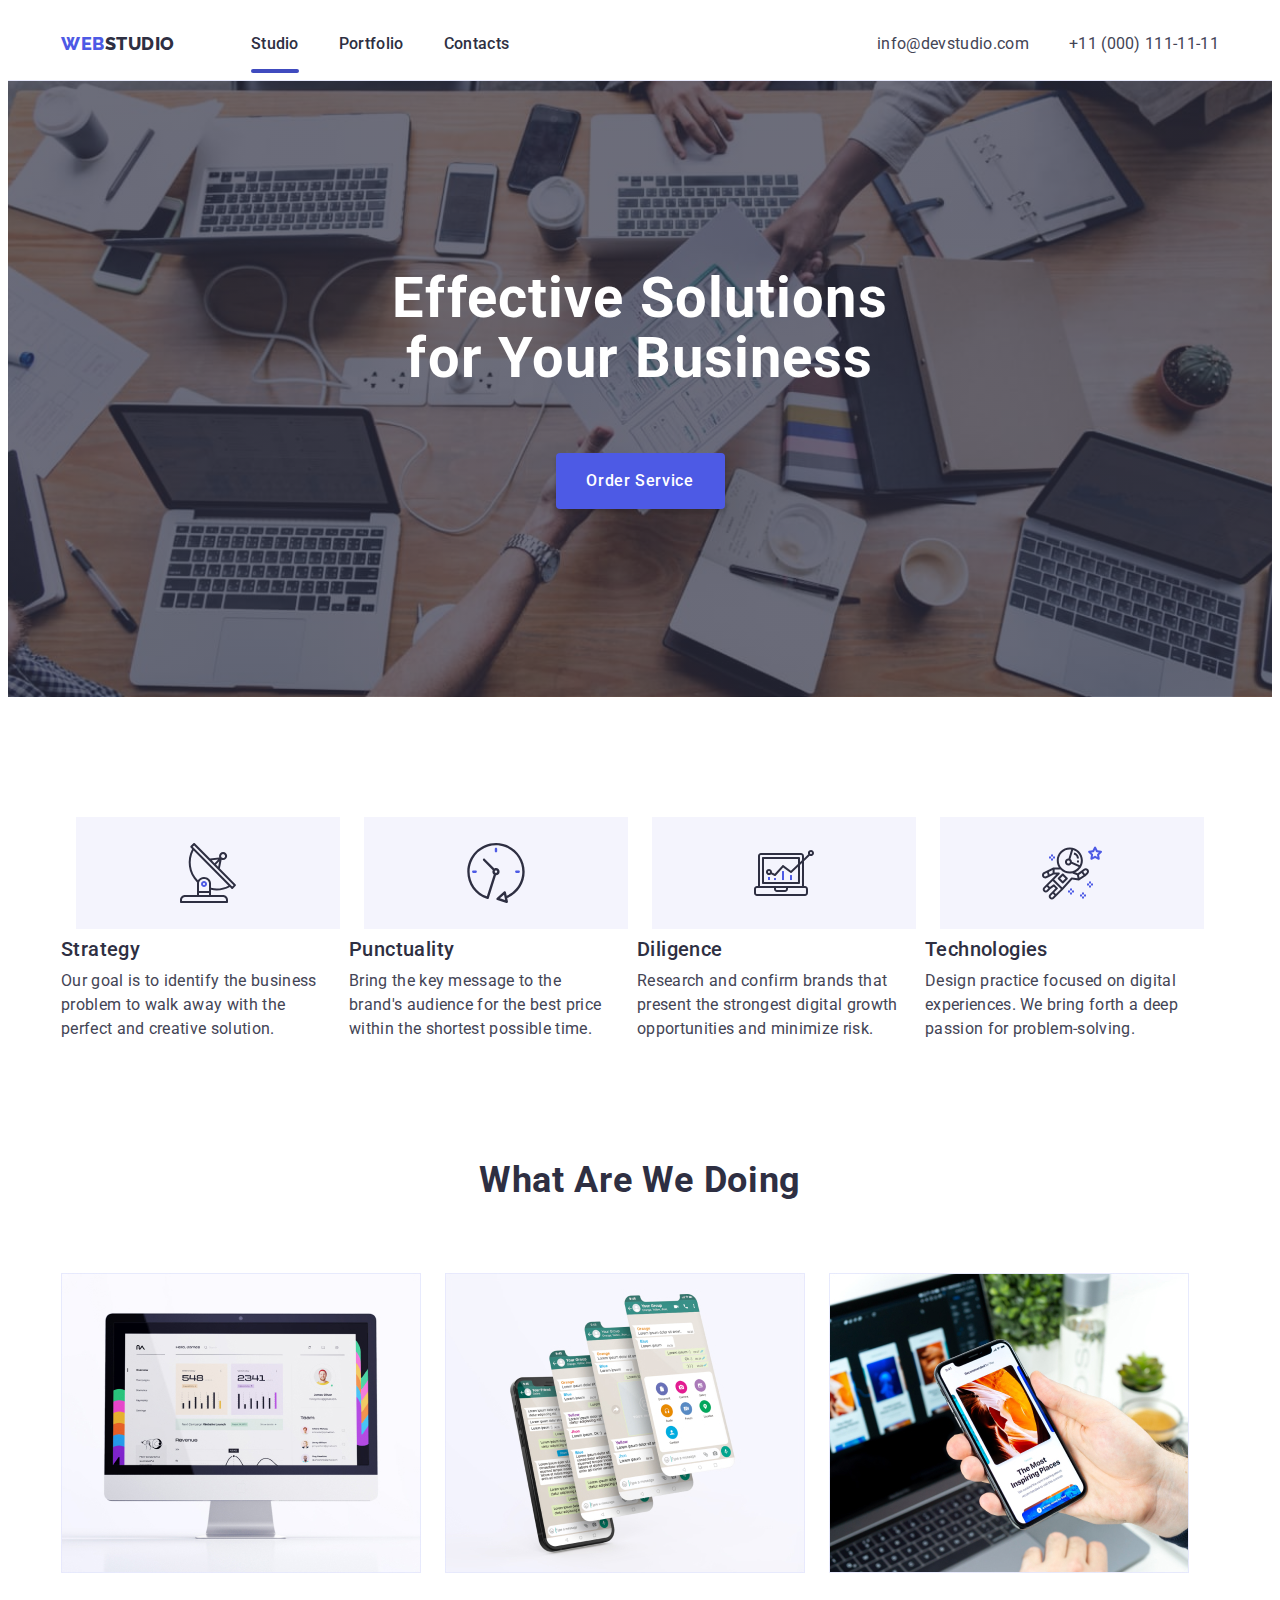
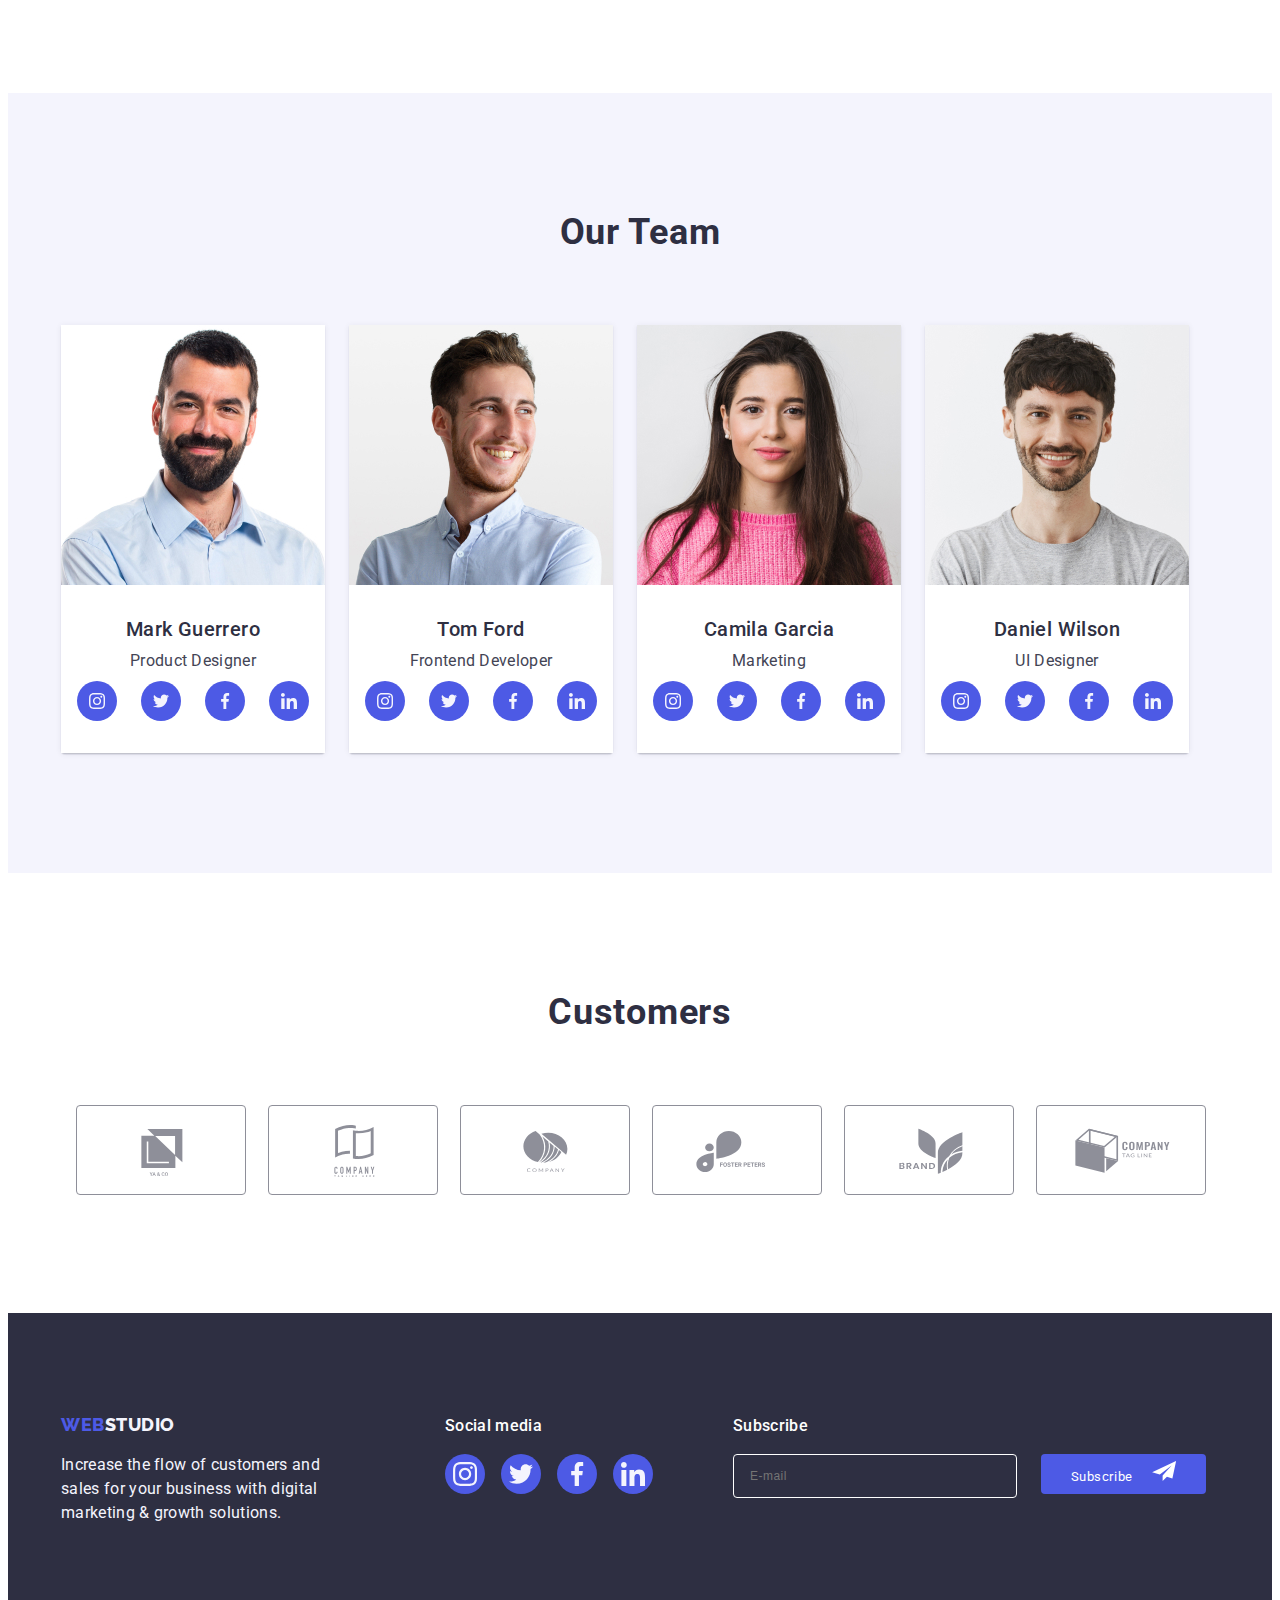
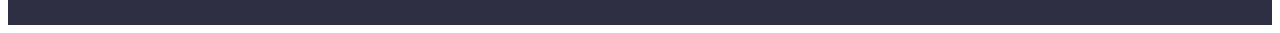
<file: index.html>
<!DOCTYPE html>
<html lang="en">
  <head>
    <meta charset="UTF-8" />
    <meta http-equiv="X-UA-Compatible" content="IE=edge" />
    <meta name="viewport" content="width=device-width, initial-scale=1.0" />
    <title>Maket</title>
    <link rel="preconnect" href="https://fonts.googleapis.com" />
    <link rel="preconnect" href="https://fonts.gstatic.com" crossorigin />
    <link
      href="https://fonts.googleapis.com/css2?family=Raleway:wght@800&family=Roboto:wght@400;500;700;900&display=swap"
      rel="stylesheet"
    />
    <link
      rel="stylesheet"
      href="https://cdnjs.cloudflare.com/ajax/libs/modern-normalize/1.1.0/modern-normalize.min.css"
      integrity="sha512-wpPYUAdjBVSE4KJnH1VR1HeZfpl1ub8YT/NKx4PuQ5NmX2tKuGu6U/JRp5y+Y8XG2tV+wKQpNHVUX03MfMFn9Q=="
      crossorigin="anonymous"
      referrerpolicy="no-referrer"
    />
    <link rel="stylesheet" href="./css/styles.css" />
  </head>

  <body>
    <header class="header">
      <div class="container hed">
        <nav class="header-navigator header-list">
          <a class="logo link" href="./index.html"
            >Web<span class="logo-two link">Studio</span></a
          >
          <ul class="header-list list">
            <li class="link header-item studio">
              <a class="link header-list-item current" href="./index.html">Studio</a>
            </li>
            <li class="link header-item portfolio">
              <a class="link header-list-item" href="./portfolio.html"
                >Portfolio</a
              >
            </li>
            <li class="link header-item contacts">
              <a class="link header-list-item" href="">Contacts</a>
            </li>
          </ul>
        </nav>
        <address class="address">
          <ul class="adres-list list header-list">
            <li class="link header-item mail">
              <a class="link adres-list-item" href="mailto:info@devstudio.com"
                >info@devstudio.com</a
              >
            </li>
            <li class="link header-item tel">
              <a class="link adres-list-item" href="tel:+110001111111"
                >+11 (000) 111-11-11</a
              >
            </li>
          </ul>
        </address>
      </div>
    </header>
    <main class="main">
      <section class="section-one">
        <div class="container sec-one">
          <h1 class="title title-one-page">
            Effective Solutions for Your Business
          </h1>
          <button class="button-order" data-modal-open type="button">Order Service</button>
        </div>
      </section>
      <section class="section-two sec-two">
        <div class="container">
          <h2 hidden class="hidden">Working Principles</h2>
          <ul class="list list-icon-one">
            <li class="item item-icon-one">
              <a class="link link-icon-one" href="">
                <svg class="" width="60" height="64">
                  <use href="./images/sprite.svg#icon-antenna-1"></use>
                </svg>
              </a>
            </li>
            <li class="item item-icon-one">
              <a class="link link-icon-one" href="">
                <svg class="" width="60" height="64">
                  <use href="./images/sprite.svg#icon-clock-1"></use>
                </svg>
              </a>
            </li>
            <li class="item item-icon-one">
              <a class="link link-icon-one" href=""
                ><svg class="" width="60" height="64">
                  <use href="./images/sprite.svg#icon-diagram-1"></use>
                </svg>
              </a>
            </li>
            <li class="item item-icon-one">
              <a class="link link-icon-one" href="">
                <svg class="" width="60" height="64">
                  <use href="./images/sprite.svg#icon-astronaut-1"></use>
                </svg>
              </a>
            </li>
          </ul>

          <ul class="list sec-two-list">
            <li class="section-two-item">
              <h3 class="section-two-title">Strategy</h3>
              <p class="section-two-text">
                Our goal is to identify the business problem to walk away with
                the perfect and creative solution.
              </p>
            </li>
            <li class="section-two-item">
              <h3 class="section-two-title">Punctuality</h3>
              <p class="section-two-text">
                Bring the key message to the brand's audience for the best price
                within the shortest possible time.
              </p>
            </li>
            <li class="section-two-item">
              <h3 class="section-two-title">Diligence</h3>
              <p class="section-two-text">
                Research and confirm brands that present the strongest digital
                growth opportunities and minimize risk.
              </p>
            </li>
            <li class="section-two-item">
              <h3 class="section-two-title">Technologies</h3>
              <p class="section-two-text">
                Design practice focused on digital experiences. We bring forth a
                deep passion for problem-solving.
              </p>
            </li>
          </ul>
        </div>
      </section>
      <section class="section-three">
        <div class="container">
          <h2 class="section-three-title">What are we doing</h2>
          <ul class="list section-three-list img-list-one">
            <li class="section-three-img">
              <img
                src="./images/computer.jpg"
                alt="computer"
                width="360"
                height="300"
              />
            </li>
            <li class="section-three-img">
              <img
                src="./images/phone.jpg"
                alt="phone"
                width="360"
                height="300"
              />
            </li>
            <li class="section-three-img">
              <img
                src="./images/phone_hand.jpg"
                alt="phone in hand"
                width="360"
                height="300"
              />
            </li>
          </ul>
        </div>
      </section>
      <section class="section-four">
        <div class="container">
          <h2 class="section-four-title">Our Team</h2>
          <ul class="list section-four-list img-list-one">
            <div class="team">
              <li class="section-four-item">
              <img
                class="section-four-img"
                src="./images/img_people/mark.jpg"
                alt="man"
                width="264"
                height="260"
              />
              <div class="sec-four-over">
                <h3 class="section-four-photo">Mark Guerrero</h3>
                <p class="profession">Product Designer</p>
                <ul class="list list-icon-two">
                  <li class="item-icon-two">
                    <a class="link link-icon-two" href="">
                      <svg class="" width="16" height="16">
                        <use href="./images/sprite.svg#icon-instagram-2"></use>
                      </svg>
                    </a>
                  </li>                    
                  <li class="item-icon-two">
                    <a class="link link-icon-two" href="">
                      <svg class="" width="16" height="16">
                        <use
                          class=""
                          href="./images/sprite.svg#icon-twitter-1"
                        ></use>
                      </svg>
                    </a>
                  </li>
                  <li class="item-icon-two">
                    <a class="link link-icon-two" href="">
                      <svg class="" width="16" height="16">
                        <use href="./images/sprite.svg#icon-facebook-1"></use>
                      </svg>
                    </a>
                  </li>
                  <li class="item-icon-two">
                    <a class="link link-icon-two" href="">
                      <svg class="" width="16" height="16">
                        <use href="./images/sprite.svg#icon-linkedin-1"></use>
                      </svg>
                    </a>
                  </li>
                </ul>
              
              </div>
              </div>
              </li>
              <div class="team">
              <li class="section-four-item">
              <img
                class="section-four-img"
                src="./images/img_people/tom.jpg"
                alt="man"
                width="264"
                height="260"
              />
              <div class="sec-four-over">
                <h3 class="section-four-photo">Tom Ford</h3>
                <p class="profession">Frontend Developer</p>
                <ul class="list list-icon-two">
                  <li class="item-icon-two">
                    <a class="link link-icon-two" href="">
                      <svg class="" width="16" height="16">
                        <use href="./images/sprite.svg#icon-instagram-2"></use>
                      </svg>
                    </a>
                  </li>
                  <li class="item-icon-two">
                    <a class="link link-icon-two" href="">
                      <svg class="" width="16" height="16">
                        <use href="./images/sprite.svg#icon-twitter-1"></use>
                      </svg>
                    </a>
                  </li>
                  <li class="item-icon-two">
                    <a class="link link-icon-two" href="">
                      <svg class="" width="16" height="16">
                        <use href="./images/sprite.svg#icon-facebook-1"></use>
                      </svg>
                    </a>
                  </li>
                  <li class="item-icon-two">
                    <a class="link link-icon-two" href="">
                      <svg class="" width="16" height="16">
                        <use href="./images/sprite.svg#icon-linkedin-1"></use>
                      </svg>
                    </a>
                  </li>
                </ul>
                 </div>
            </div>
            </li>
              <div class="team">
              <li class="section-four-item">
              <img
                class="section-four-img"
                src="./images/img_people/cam.jpg"
                alt="woman"
                width="264"
                height="260"
              />
              <div class="sec-four-over">
                <h3 class="section-four-photo">Camila Garcia</h3>
                <p class="profession">Marketing</p>
                <ul class="list list-icon-two">
                  <li class="item-icon-two">
                    <a class="link link-icon-two" href="">
                      <svg class="" width="16" height="16">
                        <use href="./images/sprite.svg#icon-instagram-2"></use>
                      </svg>
                    </a>
                  </li>
                  <li class="item-icon-two">
                    <a class="link link-icon-two" href="">
                      <svg class="" width="16" height="16">
                        <use href="./images/sprite.svg#icon-twitter-1"></use>
                      </svg>
                    </a>
                  </li>
                  <li class="item-icon-two">
                    <a class="link link-icon-two" href="">
                      <svg class="" width="16" height="16">
                        <use href="./images/sprite.svg#icon-facebook-1"></use>
                      </svg>
                    </a>
                  </li>
                  <li class="item-icon-two">
                    <a class="link link-icon-two" href="">
                      <svg class="" width="16" height="16">
                        <use href="./images/sprite.svg#icon-linkedin-1"></use>
                      </svg>
                    </a>
                  </li>
                </ul>
                </div>
            </div>
            </li>
            <div class="team">
              <li class="section-four-item">
              <img
                class="section-four-img"
                src="./images/img_people/dan.jpg"
                alt="man"
                width="264"
                height="260"
              />
              <div class="sec-four-over">
                <h3 class="section-four-photo">Daniel Wilson</h3>
                <p class="profession">UI Designer</p>
                <ul class="list list-icon-two">
                  <li class="item-icon-two">
                    <a class="link link-icon-two" href="">
                      <svg class="" width="16" height="16">
                        <use href="./images/sprite.svg#icon-instagram-2"></use>
                      </svg>
                    </a>
                  </li>
                  <li class="item-icon-two">
                    <a class="link link-icon-two" href="">
                      <svg class="" width="16" height="16">
                        <use href="./images/sprite.svg#icon-twitter-1"></use>
                      </svg>
                    </a>
                  </li>
                  <li class="item-icon-two">
                    <a class="link link-icon-two" href="">
                      <svg class="" width="16" height="16">
                        <use href="./images/sprite.svg#icon-facebook-1"></use>
                      </svg>
                    </a>
                  </li>
                  <li class="item-icon-two">
                    <a class="link link-icon-two" href="">
                      <svg class="" width="16" height="16">
                        <use href="./images/sprite.svg#icon-linkedin-1"></use>
                      </svg>
                    </a>
                  </li>
                </ul>
                              </div>
            </div>
            
                              </li>
            </ul>
        </div>
      </section>
      <section class="section-five">
        <div class="container">
          <h2 class="title-customers">Customers</h2>
          <ul class="list list-icon-three">
            <li class="item-icon-three">
              <a class="link link-icon-three" href="">
                <svg class="svg-image-two" width="104" height="56">
                  <use href="./images/sprite.svg#icon-Logo"></use>
                </svg>
              </a>
            </li>
            <li class="item-icon-three">
              <a class="link link-icon-three" href="">
                <svg class="svg-image-two" width="104" height="56">
                  <use href="./images/sprite.svg#icon-Logo-1"></use>
                </svg>
              </a>
            </li>
            <li class="item-icon-three">
              <a class="link link-icon-three" href="">
                <svg class="svg-image-two" width="104" height="56">
                  <use href="./images/sprite.svg#icon-Logo-2"></use>
                </svg>
              </a>
            </li>
            <li class="item-icon-three">
              <a class="link link-icon-three" href="">
                <svg class="svg-image-two" width="104" height="56">
                  <use href="./images/sprite.svg#icon-Logo-3"></use>
                </svg>
              </a>
            </li>
            <li class="item-icon-three">
              <a class="link link-icon-three" href="">
                <svg class="svg-image-two" width="104" height="56">
                  <use href="./images/sprite.svg#icon-Logo-4"></use>
                </svg>
              </a>
            </li>
            <li class="item-icon-three">
              <a class="link link-icon-three" href="">
                <svg class="svg-image-two" width="104" height="56">
                  <use href="./images/sprite.svg#icon-Logo-5"></use>
                </svg>
              </a>
            </li>
          </ul>
        </div>
      </section>
    </main>
    <footer class="footer">
      <div class="container foot">
        <div class="footer-sec-one">
          <a class="logo logo-down link" href="./index.html"
            >Web<span class="logo-two-footer link">Studio</span></a
          >
          <p class="footer-text">
            Increase the flow of customers and sales for your business with
            digital marketing & growth solutions.
          </p>
        </div>
        <div class="footer-sec-two">
          <h3 class="title-soc">Social media</h3>
          <ul class="list list-icon-two-foot">
            <li class="item-icon-two-foot">
              <a class="link link-icon-two-foot" href="">
                <svg class="" width="24" height="24">
                  <use href="./images/sprite.svg#icon-instagram-2"></use>
                </svg>
              </a>
            </li>
            <li class="item-icon-two-foot">
              <a class="link link-icon-two-foot" href="">
                <svg class="" width="24" height="24">
                  <use href="./images/sprite.svg#icon-twitter-1"></use>
                </svg>
              </a>
            </li>
            <li class="item-icon-two-foot">
              <a class="link link-icon-two-foot" href="">
                <svg class="" width="24" height="24">
                  <use href="./images/sprite.svg#icon-facebook-1"></use>
                </svg>
              </a>
            </li>
            <li class="item-icon-two-foot">
              <a class="link link-icon-two-foot" href="">
                <svg class="" width="24" height="24">
                  <use href="./images/sprite.svg#icon-linkedin-1"></use>
                </svg>
              </a>
            </li>
          </ul>
        </div>
        <div class="footer-sec-three">
          <p class="text-subscribe">Subscribe</p>
          <form class="foot-form" action="">
            <label class="foot-label" for="">
              <input class="foot-input" 
              type="text"
              name="name"
              placeholder="E-mail"
              required>
            </label>
          </form>
        </div>
        <div class="footer-sec-four">
          <p class="hid-foot">1</p>
          <button class="button-subscribe" type="submit">Subscribe 
            <span class="sub-svg">
            <svg class="svg-subscribe" width="24" height="20">
            <use href="./images/sprite.svg#icon-icon-send"></use>
          </svg>
          </span></button>
        </div>
      </div>
    </footer>
    <div class="backdrop is-hidden" data-modal>
            <div class="modal">
        <button type="button" data-modal-close class="button-modal">
          <svg class="button-modal-svg">
            <use href="./images/sprite.svg#icon-Vector"></use>
          </svg>
        </button>
        <p class="modal-title">Leave your contacts and we will call you back</p>
      <form class="modal-form">
        <div class="modal-field">     
        <label class="modal-label">
          <span class="">Name</span>
          <span class="input-wrap">
          <input type="text" name="Name" class="modal-input" placeholder="" required> 
        <svg class="modal-icon" width="12" height="12">
      <use href="./images/sprite.svg#icon-Vector-2">
      </use>
    </svg> 
        </span>
        </label>
        </div>
   <div class="modal-field">      
<label class="modal-label">
<span class="">Phone</span>
<span class="input-wrap">
  <input type="tel" name="Phone" class="modal-input" placeholder="" required>
<svg class="modal-icon" width="13" height="13">
      <use href="./images/sprite.svg#icon-Vector-3">
      </use>
    </svg> 
</span>
</label>
</div>
<div class="modal-field"> 
<label class="modal-label">
      <span class="">Email</span>
      <span class="input-wrap">
      <input type="email" name="Email" class="modal-input" placeholder="" required>
    <svg class="modal-icon" width="15" height="12">
      <use href="./images/sprite.svg#icon-Vector-1">
      </use>
    </svg> 
    </span>
    </label>
        </div>    
        <div class="modal-field"></div>    
<label class="input-text" for="user-text"></label>
     <div class="comment">Comment</div>
    <textarea class="modal-textarea" name="user-text" id="user-text" placeholder="Text input"></textarea>
  

    <div class="modal-field-check">
      <input type="checkbox" name="privacy" id="privacy" class="input-check is-hidden" value="tru">
      <label for="privacy" class="check-text">I accept the terms and conditions of the <a class="privac" href="">Privacy Policy</a></label>
    </div>  

<button class="button-send" type="submit">Send</button>
      </form>
      </div>
    </div>
    <script src="./js/modal.js"></script>
  </body>
</html>
</file>
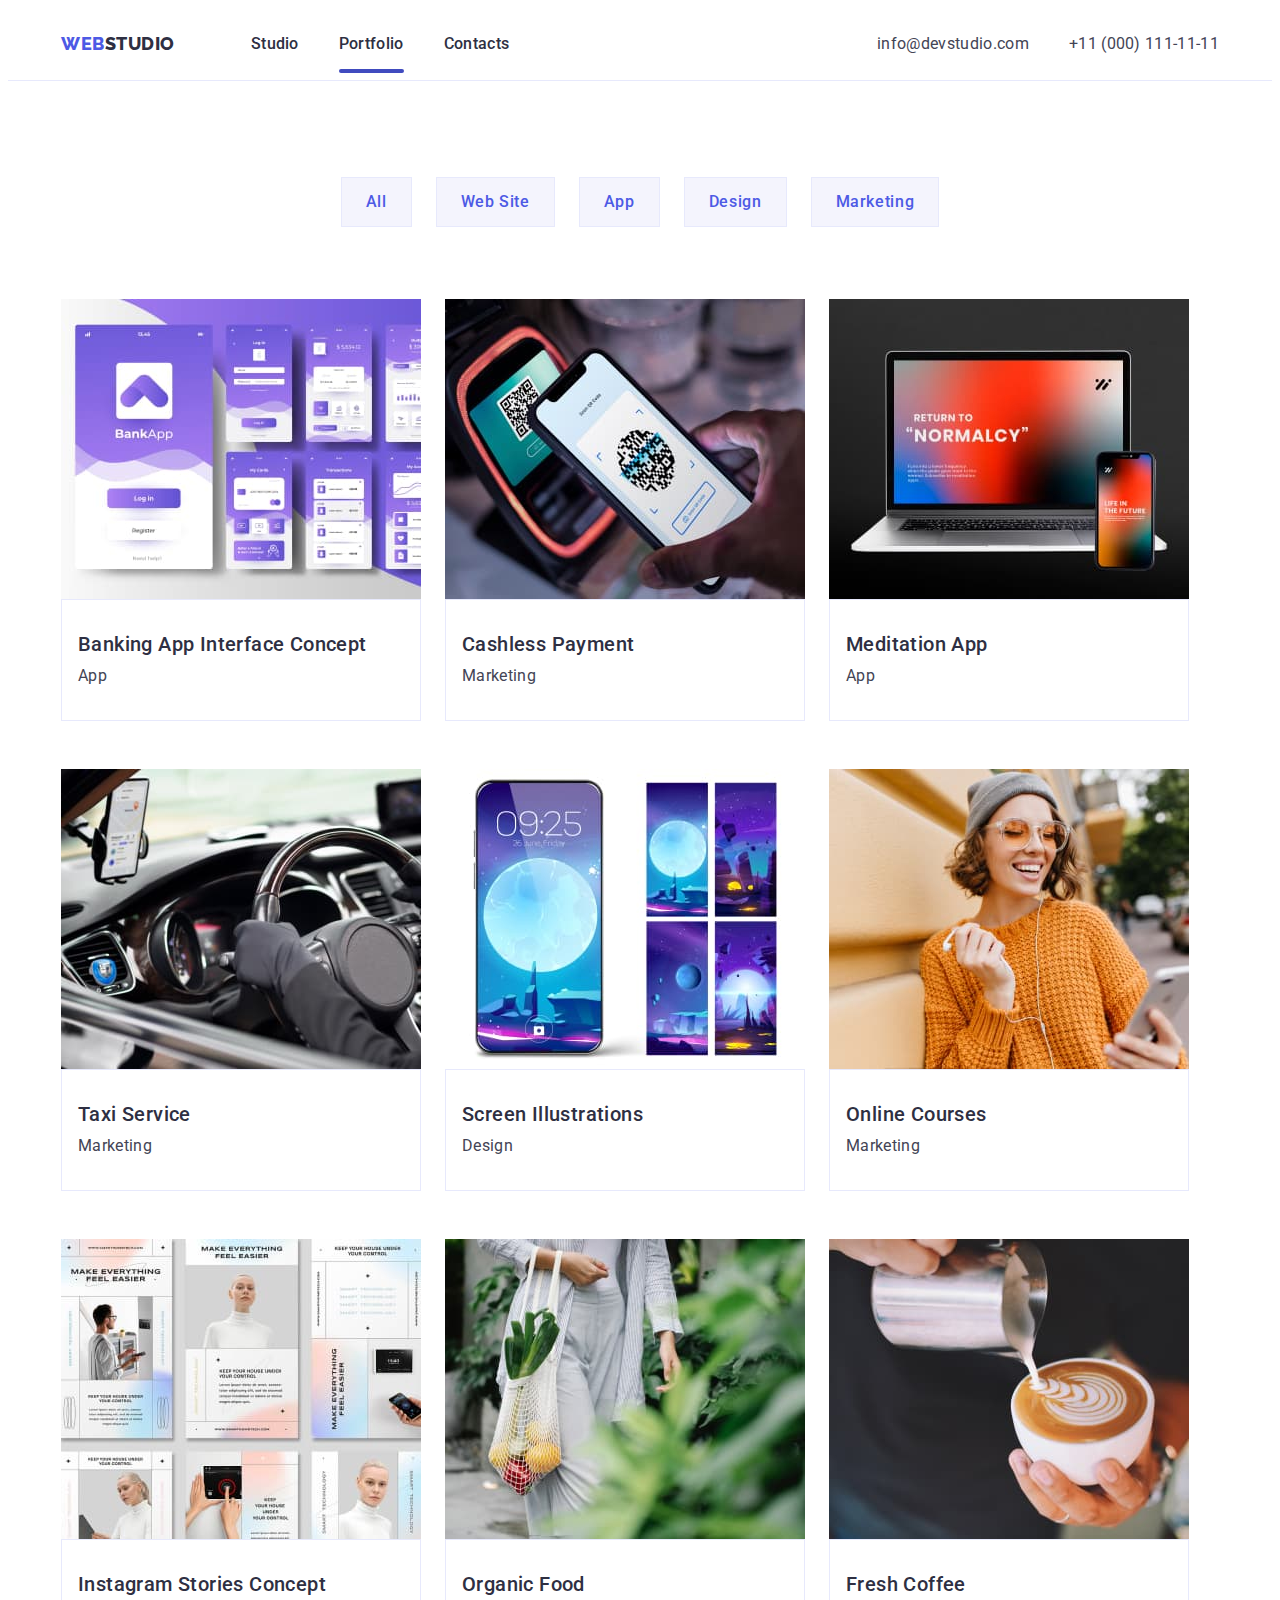
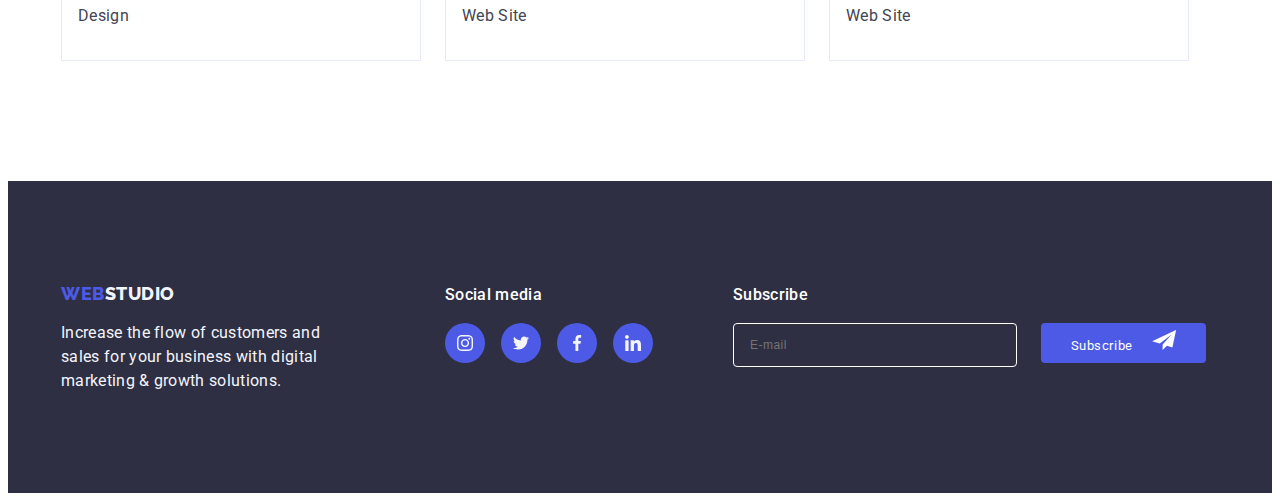
<file: portfolio.html>
<!DOCTYPE html>
<html lang="en">
  <head>
    <meta charset="UTF-8" />
    <meta http-equiv="X-UA-Compatible" content="IE=edge" />
    <meta name="viewport" content="width=device-width, initial-scale=1.0" />
    <title>Maket</title>
    <link rel="preconnect" href="https://fonts.googleapis.com" />
    <link rel="preconnect" href="https://fonts.gstatic.com" crossorigin />
    <link
      href="https://fonts.googleapis.com/css2?family=Raleway:wght@800&family=Roboto:wght@400;500;700;900&display=swap"
      rel="stylesheet"
    />
    <link
      rel="stylesheet"
      href="https://cdnjs.cloudflare.com/ajax/libs/modern-normalize/1.1.0/modern-normalize.min.css"
      integrity="sha512-wpPYUAdjBVSE4KJnH1VR1HeZfpl1ub8YT/NKx4PuQ5NmX2tKuGu6U/JRp5y+Y8XG2tV+wKQpNHVUX03MfMFn9Q=="
      crossorigin="anonymous"
      referrerpolicy="no-referrer"
    />
    <link rel="stylesheet" href="./css/styles.css" />
  </head>
  <body>
    <header class="header">
      <div class="container hed">
        <nav class="header-navigator header-list">
          <a class="logo link" href="./index.html"
            >Web<span class="logo-two link">Studio</span></a
          >
          <ul class="header-list list">
            <li class="link header-item studio">
              <a class="link header-list-item" href="./index.html">Studio</a>
            </li>
            <li class="link header-item portfolio">
              <a class="link header-list-item current" href="./portfolio.html"
                >Portfolio</a
              >
            </li>
            <li class="link header-item contacts">
              <a class="link header-list-item" href="">Contacts</a>
            </li>
          </ul>
        </nav>
        <address class="address">
          <ul class="adres-list list header-list">
            <li class="link header-item mail">
              <a class="link adres-list-item" href="mailto:info@devstudio.com"
                >info@devstudio.com</a
              >
            </li>
            <li class="link header-item tel">
              <a class="link adres-list-item" href="tel:+110001111111"
                >+11 (000) 111-11-11</a
              >
            </li>
          </ul>
        </address>
      </div>
    </header>
    <main class="main">
      <section class="but-two-sec">
        <div class="container">
          <h1 class="hidden" hidden>Page two</h1>
          <ul class="list two-section-one-list button-two">
            <li class="but-two">
              <button
                class="link type-all two-section-one-item-button"
                type="button"
              >
                All
              </button>
            </li>
            <li class="but-two">
              <button
                class="link type-website two-section-one-item-button"
                type="button"
              >
                Web Site
              </button>
            </li>
            <li class="but-two">
              <button
                class="link type-app two-section-one-item-button"
                type="button"
              >
                App
              </button>
            </li>
            <li class="but-two">
              <button
                class="link type-design two-section-one-item-button"
                type="button"
              >
                Design
              </button>
            </li>
            <li class="but-two">
              <button
                class="link type-marketing two-section-one-item-button"
                type="button"
              >
                Marketing
              </button>
            </li>
          </ul>
          <ul class="list two-section-list img-list-two">
            <li class="two-section-item el-page-two el-one">
              <a class="link link-img" href="">
                <div class="team-list-img-wrapper">
                  <img
                    src="./images/img_people/img_portfolio/banking.jpg"
                    alt="banking"
                    width="360"
                    height="300"
                  />
                  <p class="overlay">
                    14 Stylish and User-Friendly App Design Concepts · Task
                    Manager App · Calorie Tracker App · Exotic Fruit Ecommerce
                    App · Cloud Storage App
                  </p>
                </div>

                <div class="page-two-over">
                  <h2 class="servise">Banking App Interface Concept</h2>
                  <p class="two-text">App</p>
                </div>
              </a>
            </li>

            <li class="two-section-item el-page-two el-two">
              <a class="link link-img" href="">
                <div class="team-list-img-wrapper">
                  <img
                    src="./images/img_people/img_portfolio/cashless.jpg"
                    alt="cashless"
                    width="360"
                    height="300"
                  />
                  <p class="overlay">
                    14 Stylish and User-Friendly App Design Concepts · Task
                    Manager App · Calorie Tracker App · Exotic Fruit Ecommerce
                    App · Cloud Storage App
                  </p>
                </div>

                <div class="page-two-over">
                  <h2 class="servise">Cashless Payment</h2>
                  <p class="two-text">Marketing</p>
                </div>
              </a>
            </li>

            <li class="two-section-item el-page-two el-three">
              <a class="link link-img" href="">
                <div class="team-list-img-wrapper">
                  <img
                    src="./images/img_people/img_portfolio/meditation.jpg"
                    alt="meditation"
                    width="360"
                    height="300"
                  />
                  <p class="overlay">
                    14 Stylish and User-Friendly App Design Concepts · Task
                    Manager App · Calorie Tracker App · Exotic Fruit Ecommerce
                    App · Cloud Storage App
                  </p>
                </div>

                <div class="page-two-over">
                  <h2 class="servise">Meditation App</h2>
                  <p class="two-text">App</p>
                </div>
              </a>
            </li>

            <li class="two-section-item el-page-two el-four">
              <a class="link link-img" href="">
                <div class="team-list-img-wrapper">
                  <img
                    src="./images/img_people/img_portfolio/taxi.jpg"
                    alt="taxi"
                    width="360"
                    height="300"
                  />
                  <p class="overlay">
                    14 Stylish and User-Friendly App Design Concepts · Task
                    Manager App · Calorie Tracker App · Exotic Fruit Ecommerce
                    App · Cloud Storage App
                  </p>
                </div>

                <div class="page-two-over">
                  <h2 class="servise">Taxi Service</h2>
                  <p class="two-text">Marketing</p>
                </div>
              </a>
            </li>

            <li class="two-section-item el-page-two el-five">
              <a class="link link-img" href="">
                <div class="team-list-img-wrapper">
                  <img
                    src="./images/img_people/img_portfolio/screen.jpg"
                    alt="screen"
                    width="360"
                    height="300"
                  />
                  <p class="overlay">
                    14 Stylish and User-Friendly App Design Concepts · Task
                    Manager App · Calorie Tracker App · Exotic Fruit Ecommerce
                    App · Cloud Storage App
                  </p>
                </div>

                <div class="page-two-over">
                  <h2 class="servise">Screen Illustrations</h2>
                  <p class="two-text">Design</p>
                </div>
              </a>
            </li>

            <li class="two-section-item el-page-two el-six">
              <a class="link link-img" href="">
                <div class="team-list-img-wrapper">
                  <img
                    src="./images/img_people/img_portfolio/online.jpg"
                    alt="online"
                    width="360"
                    height="300"
                  />
                  <p class="overlay">
                    14 Stylish and User-Friendly App Design Concepts · Task
                    Manager App · Calorie Tracker App · Exotic Fruit Ecommerce
                    App · Cloud Storage App
                  </p>
                </div>

                <div class="page-two-over">
                  <h2 class="servise">Online Courses</h2>
                  <p class="two-text">Marketing</p>
                </div>
              </a>
            </li>

            <li class="two-section-item el-page-two el-seven">
              <a class="link link-img" href="">
                <div class="team-list-img-wrapper">
                  <img
                    src="./images/img_people/img_portfolio/instagram.jpg"
                    alt="instagram"
                    width="360"
                    height="300"
                  />
                  <p class="overlay">
                    14 Stylish and User-Friendly App Design Concepts · Task
                    Manager App · Calorie Tracker App · Exotic Fruit Ecommerce
                    App · Cloud Storage App
                  </p>
                </div>

                <div class="page-two-over">
                  <h2 class="servise">Instagram Stories Concept</h2>
                  <p class="two-text">Design</p>
                </div>
              </a>
            </li>

            <li class="two-section-item el-page-two el-eight">
              <a class="link link-img" href="">
                <div class="team-list-img-wrapper">
                  <img
                    src="./images/img_people/img_portfolio/organic.jpg"
                    alt="organic"
                    width="360"
                    height="300"
                  />
                  <p class="overlay">
                    14 Stylish and User-Friendly App Design Concepts · Task
                    Manager App · Calorie Tracker App · Exotic Fruit Ecommerce
                    App · Cloud Storage App
                  </p>
                </div>

                <div class="page-two-over">
                  <h2 class="servise">Organic Food</h2>
                  <p class="two-text">Web Site</p>
                </div>
              </a>
            </li>

            <li class="two-section-item el-page-two el-nine">
              <a class="link link-img" href="">
                <div class="team-list-img-wrapper">
                  <img
                    src="./images/img_people/img_portfolio/fresh_coffee.jpg"
                    alt="coffee"
                    width="360"
                    height="300"
                  />
                  <p class="overlay">
                    14 Stylish and User-Friendly App Design Concepts · Task
                    Manager App · Calorie Tracker App · Exotic Fruit Ecommerce
                    App · Cloud Storage App
                  </p>
                </div>

                <div class="page-two-over">
                  <h2 class="servise">Fresh Coffee</h2>
                  <p class="two-text">Web Site</p>
                </div>
              </a>
            </li>
          </ul>
        </div>
      </section>
    </main>
    <footer class="footer">
      <div class="container foot">
        <div class="footer-sec-one">
          <a class="logo logo-down link" href="./index.html"
            >Web<span class="logo-two-footer link">Studio</span></a
          >
          <p class="footer-text">
            Increase the flow of customers and sales for your business with
            digital marketing & growth solutions.
          </p>
        </div>
        <div class="footer-sec-two">
          <h3 class="title-soc">Social media</h3>
          <ul class="list list-icon-two-foot">
            <li class="item-icon-two-foot">
              <a class="link link-icon-two-foot" href="">
                <svg class="" width="16" height="16">
                  <use href="./images/sprite.svg#icon-instagram-2"></use>
                </svg>
              </a>
            </li>
            <li class="item-icon-two-foot">
              <a class="link link-icon-two-foot" href="">
                <svg class="" width="16" height="16">
                  <use href="./images/sprite.svg#icon-twitter-1"></use>
                </svg>
              </a>
            </li>
            <li class="item-icon-two-foot">
              <a class="link link-icon-two-foot" href="">
                <svg class="" width="16" height="16">
                  <use href="./images/sprite.svg#icon-facebook-1"></use>
                </svg>
              </a>
            </li>
            <li class="item-icon-two-foot">
              <a class="link link-icon-two-foot" href="">
                <svg class="" width="16" height="16">
                  <use href="./images/sprite.svg#icon-linkedin-1"></use>
                </svg>
              </a>
            </li>
          </ul>
        </div>
        <div class="footer-sec-three">
          <p class="text-subscribe">Subscribe</p>
          <form class="foot-form" action="">
            <label class="foot-label" for="">
              <input
                class="foot-input"
                type="text"
                name="name"
                placeholder="E-mail"
                required
              />
            </label>
          </form>
        </div>
        <div class="footer-sec-four">
          <p class="hid-foot">1</p>
          <button class="button-subscribe" type="submit">
            Subscribe
            <span class="sub-svg">
              <svg class="svg-subscribe" width="24" height="20">
                <use href="./images/sprite.svg#icon-icon-send"></use>
              </svg>
            </span>
          </button>
        </div>
      </div>
    </footer>
  </body>
</html>
</file>
<file: css/styles.css>
:root {
  --color-body: #434455;
  --brand-color: #ffffff;
  --hover-order: #404bbf;
  --button-normal: #4d5ae5;
}

body {
  font-family: "Roboto", sans-serif;
  background-color: var(--brand-color);
  color: var(--color-body);
}

h1,
h2,
h3,
h4,
h5,
h6,
p {
  margin: 0;
}

ul {
  margin: 0;
  padding-left: 0;
}

button {
  cursor: pointer;
}

address {
  font-style: normal;
}

img {
  display: block;
}

.list {
  list-style: none;
}

.link {
  text-decoration: none;
}

.item {
  list-style: none;
  text-decoration: none;
}

.container {
  width: 1158px;
  padding-left: 15px;
  padding-right: 15px;
  margin: 0 auto;
}

/* header */

.header {
  box-sizing: border-box;
  background: var(--brand-color);
  border-bottom: 1px solid #e7e9fc;
}


.header-list-item {
  font-weight: 500;
  font-size: 16px;
  line-height: 1.33;
  letter-spacing: 0.02em;
  color: #2e2f42;
}

/* Header border "after" */
.current {
  position: relative;
}

.current::after {
  position: absolute;
  content: '';
  left: 0;
  bottom: -20px;
  width: 100%;
  height: 4px;
  border-radius: 2px;
  background-color: #404BBF;
  }
/*  */

.adres-list-tel,
.adres-list-mail {
  font-size: 16px;
  line-height: 1.33;
  letter-spacing: 0.02em;
  color: #434455;
}

.address {
  font-style: normal;
}

/* footer */

.footer {
  background: #2e2f42;
}

.footer-text {
  font-size: 16px;
  line-height: 1.5;
  letter-spacing: 0.02em;
  color: #f4f4fd;
}

/* buttom-logo-href */

.logo {
  font-weight: 800;
  font-size: 18px;
  line-height: 1.17;
  display: flex;
  align-items: center;
  letter-spacing: 0.03em;
  text-transform: uppercase;
  color: #4d5ae5;
  font-family: "Raleway", sans-serif;
  text-decoration: none;
}

.logo-two {
  color: #2e2f42;
}

.logo-two-footer {
  font-weight: 800;
  font-size: 18px;
  line-height: 1.17;
  display: flex;
  align-items: center;
  letter-spacing: 0.03em;
  text-transform: uppercase;
  color: #f4f4fd;
}

.header {
  background: #ffffff;
  border-bottom: 1px solid #e7e9fc;
}

.adres-list-item {
  font-size: 16px;
  line-height: 1.5;
  letter-spacing: 0.02em;
  color: #434455;
  transition: color 250ms cubic-bezier(0.4, 0, 0.2, 1);
}

.adres-list-item:hover,
.adres-list-item:focus {
  color: #404bbf;
}

.header-list-item {
  font-weight: 500;
  font-size: 16px;
  line-height: 1.5;
  letter-spacing: 0.02em;
  color: #2e2f42;
  transition: color 250ms cubic-bezier(0.4, 0, 0.2, 1);
}

.header-list-item:hover,
.header-list-item:focus {
  color: #404bbf;
}

.button-order {
  font-family: "Roboto", sans-serif;
  background-color: var(--button-normal);
  box-shadow: 0px 4px 4px rgba(0, 0, 0, 0.15);
  border-radius: 4px;
  border: none;
  font-weight: 500;
  font-size: 16px;
  line-height: 1.5;
  display: flex;
  align-items: center;
  letter-spacing: 0.04em;
  color: var(--brand-color);
  flex: none;
  flex-grow: 0;
  cursor: pointer;
  transition: background-color 250ms cubic-bezier(0.4, 0, 0.2, 1);
}


.button-order:hover {
  background-color: var(--hover-order);
}

.button-order:focus {
  background-color: var(--hover-order);
}

.two-section-one-item-button {
  font-family: "Roboto", sans-serif;
  background-color: #f4f4fd;
  font-weight: 500;
  font-size: 16px;
  line-height: 1.5;
  letter-spacing: 0.04em;
  color: #4d5ae5;
  cursor: pointer;
  transition: background-color 250ms cubic-bezier(0.4, 0, 0.2, 1), color 250ms cubic-bezier(0.4, 0, 0.2, 1), box-shadow 250ms cubic-bezier(0.4, 0, 0.2, 1);
}

.two-section-one-item-button:hover {
  color: var(--brand-color);
  background-color: var(--hover-order);
  box-shadow: 0px 3px 1px rgba(0, 0, 0, 0.1), 0px 2px 1px rgba(0, 0, 0, 0.08),
    0px 2px 2px rgba(0, 0, 0, 0.12);
  border-radius: 4px;
}

.two-section-one-item-button:focus {
  background-color: var(--hover-order);
  color: var(--brand-color);
  box-shadow: 0px 3px 1px rgba(0, 0, 0, 0.1), 0px 2px 1px rgba(0, 0, 0, 0.08),
    0px 2px 2px rgba(0, 0, 0, 0.12);
  border-radius: 4px;
}

.adres-list-mail,
.adres-list-tel {
  font-size: 16px;
  line-height: 1.5;
  letter-spacing: 0.02em;
  color: #434455;
}

.adres-list-mail:hover,
.adres-list-mail:focus {
  color: #404bbf;
}

/* main page one */

.section-one {
  background: #2e2f42;
}

.title {
  font-weight: 700;
  font-size: 56px;
  line-height: 1.07;
  text-align: center;
  letter-spacing: 0.02em;
  color: #ffffff;
}

.section-two-title {
  font-weight: 500;
  font-size: 20px;
  line-height: 1.2;
  letter-spacing: 0.02em;
  color: #2e2f42;
}

.section-two-text {
  font-size: 16px;
  line-height: 1.5;
  letter-spacing: 0.02em;
  color: #434455;
}

.section-three-title {
  font-size: 36px;
  line-height: 1.11;
  text-align: center;
  letter-spacing: 0.02em;
  text-transform: capitalize;
  color: #2e2f42;
}

.section-four-title {
  font-weight: 700;
  font-size: 36px;
  line-height: 1.11;
  text-align: center;
  letter-spacing: 0.02em;
  text-transform: capitalize;
  color: #2e2f42;
}

.section-four {
  background: #f4f4fd;
}

.section-four-item {
  background-color: var(--brand-color);
}

.section-four-photo {
  font-weight: 500;
  font-size: 20px;
  line-height: 1.2;
  letter-spacing: 0.02em;
  color: #2e2f42;
}

.profession {
  line-height: 1.5;
  letter-spacing: 0.02em;
  color: #434455;
  margin-bottom: 8px;
}

/* main page two */

.servise {
  font-weight: 500;
  font-size: 20px;
  line-height: 1.2;
  letter-spacing: 0.02em;
  color: #2e2f42;
}

.two-text {
  font-size: 16px;
  line-height: 1.5;
  letter-spacing: 0.02em;
  color: #434455;
}

/* Boxing header*/

.hed {
  display: flex;
  align-items: center;
  height: 72px;
}

.header-list {
  display: flex;
  margin-right: auto;
}

.logo {
  margin-right: 76px;
}
.studio,
.portfolio,
.mail {
  margin-right: 40px;
}
/* Boxing footer */

.footer {
  padding-top: 101.5px;
  padding-bottom: 100px;
}

.logo-down {
  margin-bottom: 17.5px;
}

.footer-text {
  max-width: 264px;
}

/* Boxing page 1 */

.section-one {
  max-width: 1440px;
  padding-top: 188px;
  padding-bottom: 188px;
  background-image: linear-gradient(
      rgba(46, 47, 66, 0.7),
      rgba(46, 47, 66, 0.7)
    ),
    url(../images/people-office.jpg);
  background-repeat: no-repeat;
  background-position: center;
  background-size: cover;
  margin: 0 auto;
  }

.title-one-page {
  max-width: 496px;
  margin-left: auto;
  margin-right: auto;
  margin-bottom: 64px;
}

.button-order {
  margin-top: 48px;
  margin-right: 635px;
  margin-bottom: 188px;
  margin-left: 636px;
  width: 169px;
  height: 56px;
  display: block;
  margin: 0 auto;
}

.img-list-one {
  display: flex;
  flex-wrap: wrap;
  gap: 24px;
}

.sec-two {
  padding-top: 120px;
  padding-bottom: 120px;
}

.sec-two-list {
  display: flex;
  align-items: center;
  gap: 24px;
}

.section-two-title {
  margin-bottom: 8px;
}

.section-two-item {
  max-width: 264px;
}

.section-three {
  padding-bottom: 120px;
}

.section-three-title {
  margin-bottom: 72px;
}

.section-four {
  padding-top: 120px;
  padding-bottom: 120px;
}

.section-four-title {
  margin-bottom: 72px;
}

.sec-four-over {
  text-align: center;
  padding-top: 32px;
  padding-bottom: 32px;
}

.team {
  box-shadow: 0px 1px 6px rgba(46, 47, 66, 0.08),
    0px 1px 1px rgba(46, 47, 66, 0.16), 0px 2px 1px rgba(46, 47, 66, 0.08);
  border-radius: 0px 0px 4px 4px;
}

.section-four-photo {
  margin-bottom: 8px;
}

/* Page two type */

.type-all,
.type-website,
.type-app,
.type-design,
.type-marketing {
  padding: 12px 24px 12px 24px;
  border: 1px solid #e7e9fc;
  border-radius: 4twopx;
}

/* Boxing page 2*/

.button-two {
  display: flex;
  justify-content: center;
}

.img-list-two {
  display: flex;
  flex-wrap: wrap;
  gap: 48px 24px;
}

.but-two-sec {
  padding-top: 96px;
}


.el-page-two:hover {
    box-shadow: 0px 1px 6px rgba(46, 47, 66, 0.08),
    0px 1px 1px rgba(46, 47, 66, 0.16), 0px 2px 1px rgba(46, 47, 66, 0.08);
}

.two-section-one-list {
  margin-bottom: 72px;
  gap: 24px;
}

.img-list-two {
  padding-bottom: 120px;
}

.page-two-over {
  border: 1px solid #e7e9fc;
  padding-top: 32px;
  padding-bottom: 32px;
  padding-left: 16px;
}

.two-text {
  margin-top: 8px;
}

/* Icon */

.list-icon-two {
  display: flex;
  justify-content: center;
  gap: 24px;
}

.item-icon-two {
  width: 40px;
  height: 40px;
}

.link-icon-two {
  width: 100%;
  height: 100%;
  border-radius: 50%;
  background-color: #4d5ae5;
  display: flex;
  justify-content: center;
  align-items: center;
  transition: background-color 250ms cubic-bezier(0.4, 0, 0.2, 1);
}

.link-icon-two:hover,
.link-icon-two:focus {
  background-color: #404bbf;
}

.list-icon-one {
  display: flex;
  justify-content: center;
  gap: 24px;
}

.item-icon-one {
  width: 264px;
  height: 112px;
  margin-bottom: 8px;
}

.link-icon-one {
  width: 100%;
  height: 100%;
  background-color: #f4f4fd;
  display: flex;
  justify-content: center;
  align-items: center;
}

.section-five {
  padding-top: 120px;
  padding-bottom: 120px;
}

.title-customers {
  font-weight: 700;
  font-size: 36px;
  line-height: 1.11;
  text-align: center;
  letter-spacing: 0.02em;
  text-transform: capitalize;
  color: #2e2f42;
  margin-bottom: 72px;
}

.list-icon-three {
  display: flex;
  justify-content: center;
  gap: 24px;
}

.item-icon-three {
  width: 168px;
  height: 88px;
   }

.link-icon-three {
  width: 100%;
  height: 100%;
  background-color: rgba(142, 143, 153, 1) rgba(142, 143, 153, 1);
  display: flex;
  justify-content: center;
  align-items: center;
  fill: #8e8f99;
  border: 1px solid #8e8f99;
  border-radius: 4px;
  transition: background-color 250ms cubic-bezier(0.4, 0, 0.2, 1), fill 250ms cubic-bezier(0.4, 0, 0.2, 1), border 250ms cubic-bezier(0.4, 0, 0.2, 1);
}

.foot {
  display: flex;
}

.title-soc {
  font-weight: 500;
  font-size: 16px;
  line-height: 1.5;
  letter-spacing: 0.02em;
  color: #ffffff;
  margin-bottom: 16px;
}

.list-icon-two-foot {
  display: flex;
  justify-content: center;
  gap: 16px;
}

.item-icon-two-foot {
  width: 40px;
  height: 40px;
}

.link-icon-two-foot {
  width: 100%;
  height: 100%;
  border-radius: 50%;
  background-color: #4d5ae5;
  display: flex;
  justify-content: center;
  align-items: center;
  transition: background-color 250ms cubic-bezier(0.4, 0, 0.2, 1);
}

.link-icon-two-foot:hover,
.link-icon-two-foot:focus {
  background-color: #31d0aa;
}

.footer-sec-two {
  margin-left: 120px;
}


.link-icon-three:hover,
.link-icon-three:focus {
  fill: #404bbf;
}

.link-icon-three:hover,
.link-icon-three:focus {
  border: 1px solid #404bbf;
  border-radius: 4px;
}

/* Position */

.link-img {
  display: block;
}

.team-list-img-wrapper {
  position: relative;
  overflow: hidden;
}

.overlay {
  position: absolute;
  left: 0;
  top: 0;
  width: 100%;
  height: 100%;
  overflow: auto;
  transform: translate(0, 100%);
  transition: transform 250ms cubic-bezier(0.4, 0, 0.2, 1);
  font-size: 16px;
  line-height: 1.5;
  letter-spacing: 0.02em;
  color: rgba(244, 244, 253, 1);
  background-color: rgba(77, 90, 229, 1);
  padding: 40px 32px 164px 32px;
}

.link-img:hover .overlay,
.link-img:focus .overlay {
  transform: translate(0, 0);
}

/* Modal */

.backdrop {
  position: fixed;
  top: 0;
  width: 100%;
  height: 100%;
  background-color: rgba(46, 47, 66, 0.4);
  transition: opacity 250ms cubic-bezier(0.4, 0, 0.2, 1), visibility 250ms cubic-bezier(0.4, 0, 0.2, 1);
}

.modal {
  width: 408px;
  min-height: 576px;
    background-color: #fcfcfc;
  border-radius: 4px;
  position: absolute;
  top: 50%;
  left: 50%;
  transform: translate(-50%, -50%) scale(1);
  transition: 250ms linear;
  padding: 24px;
 border-radius: 4px;
background-color: #FCFCFC;
 }

.button-modal {
  width: 24px;
  height: 24px;
  border: 1px solid rgba(0, 0, 0, 0.1);1px solid rgba(0, 0, 0, 0.1);;
  background-color: #E7E9FC;
  border-radius: 50%;
  display: block;
  margin-left: auto;
  transition: background-color 250ms cubic-bezier(0.4, 0, 0.2, 1), fill 250ms cubic-bezier(0.4, 0, 0.2, 1);
}

.button-modal-svg {
  width: 8px;
  height: 8px;
  display: block;
  justify-content: center;
  align-items: center;
  margin: 0 auto;
  }
  
.button-modal:hover, .button-modal:focus {
background-color: #404BBF;
fill: white;
}

.is-hidden {
  opacity: 0;
  visibility: hidden;
  pointer-events: none;
}

.modal-title {
font-weight: 500;
font-size: 16px;
line-height: 1.5;
text-align: center;
letter-spacing: 0.02em;
color: #2E2F42;
margin-top: 24px;
margin-bottom: 16px;
}

.modal-input {
  width: 360px;
height: 40px;
border: 1px solid rgba(46, 47, 66, 0.4);
border-radius: 4px;
outline: transparent;
fill: #2E2F42;
padding-left: 38px;
background-color: #FCFCFC;
transition: border 250ms cubic-bezier(0.4, 0, 0.2, 1), fill transition: border 250ms cubic-bezier(0.4, 0, 0.2, 1);
}

.modal-input:focus {
  border: 1px solid #4D5AE5;
  }

.modal-input:focus {
fill: #4D5AE5;
}

.modal-input::placeholder {
font-size: 12px;
line-height: 1.17;
letter-spacing: 0.01em;
color: #8E8F99;

}

.modal-input-text {
width: 360px;
height: 120px;
border: 1px solid rgba(46, 47, 66, 0.4);
border-radius: 4px;
outline: transparent;
fill: #2E2F42;
}

.input-wrap:focus-within .modal-input {
border-color: 1px solid #4D5AE5;
}

.input-wrap:focus-within .modal-icon {
fill: #4D5AE5;
}

.modal-label {
  font-size: 12px;
line-height: 1.17;
letter-spacing: 0.04em;
color: #8E8F99;
margin-bottom: 8px;

}

.modal-label span {
  display: block;
  margin-bottom: 4px;
  }

.modal-icon {
  position: absolute;
  left: 17px;
  top: 50%;
  transform: translateY(-50%);
  }

.input-wrap {
  position: relative;
}

.modal-field {
  margin-bottom: 8px;
   }

 .modal-field-check {
  
 }

.check-text {
font-size: 12px;
line-height: 1.17;
letter-spacing: 0.04em;
color: #8E8F99;
  display: flex;
  align-items: center;
  margin-right: 10px;
    }

    .check-text::before {
      content: '';
      width: 16px;
      height: 16px;
      border: 1px solid rgba(46, 47, 66, 0.4);
border-radius: 2px;
margin-right: 10px;
    }

.input-check:checked + .check-text::before {
  background-color: #404BBF;
  background-image: url(../images/check.svg);
  border: none;
  background-position: center;
  background-repeat: no-repeat;
}

.modal-textarea {
  width: 360px;
height: 120px;
border: 1px solid rgba(46, 47, 66, 0.4);
border-radius: 4px;
outline: transparent;
fill: #2E2F42;
padding-top: 8px;
padding-left: 16px;  
resize: none;
font-size: 12px;
line-height: 14px;
letter-spacing: 0.04em;
color: rgba(46, 47, 66, 0.4);
transition: border 250ms cubic-bezier(0.4, 0, 0.2, 1);
}

.modal-textarea:focus {
  border: 1px solid #4D5AE5;
border-radius: 4px;
}

.comment {
font-size: 12px;
line-height: 14px;
letter-spacing: 0.01em;
color: #8E8F99;
margin-bottom: 4px;
}

.checkbox {
  display: block;
  margin-right: 10px;
  }

.button-send {
  font-family: "Roboto", sans-serif;
  background-color: var(--button-normal);
  border-radius: 4px;
  width: 169px;
  height: 56px;
  line-height: 1.5;
  display: block;
  align-items: center;
  justify-content: center;
  letter-spacing: 0.04em;
  color: var(--brand-color);
  margin: 0 auto;
  cursor: pointer;
  margin-top: 24px;
  border: none;
  transition: background-color 250ms cubic-bezier(0.4, 0, 0.2, 1);
}

.button-send:hover {
  background-color: var(--hover-order);
}

.button-send:focus {
  background-color: var(--hover-order);
}

.input-check {
  margin-top: 16px;
  display: flex;
}

.privac {
  color:  #4D5AE5;
  padding-left: 4px;
  }

/* Foot modal */

.text-subscribe {
  font-weight: 500;
font-size: 16px;
line-height: 1.5;
letter-spacing: 0.02em;
color: #FFFFFF;
margin-bottom: 16px;
}

.footer-sec-three {
  padding-left: 80px;
  padding-right: 24px;
}

.foot-input {
  width: 264px;
  height: 40px;
  font-size: 12px;
line-height: 1.5;
display: flex;
align-items: center;
letter-spacing: 0.04em;
color: #FFFFFF;
border: 1px solid #FFFFFF;
border-radius: 4px;
background-color: #2E2F42;
padding-left: 16px;
}

.footer-sec-four {

}

.button-subscribe {
 font-family: "Roboto", sans-serif;
  background-color: var(--button-normal);
  border-radius: 4px;
  border: none;
  width: 165px;
  height: 40px;
  line-height: 1.5;
  display: block;
  align-items: center;
  justify-content: center;
  letter-spacing: 0.04em;
  color: var(--brand-color);
  cursor: pointer;
  transition: background-color 250ms cubic-bezier(0.4, 0, 0.2, 1);
  margin-top: 16px;
}

.sub-svg {
  margin-left: 16px;
  }

.hid-foot {
font-weight: 500;
font-size: 16px;
line-height: 1.5;
letter-spacing: 0.02em;
color: #FFFFFF;
margin-bottom: 16px;
color: #2E2F42;
}

.label-textarea {
  display: flex;
  flex-direction: column;
   }

.texarea {
 display: block;
 border: 1px solid rgba(46, 47, 66, 0.4);
 border-radius: 4px;
}
</file>
